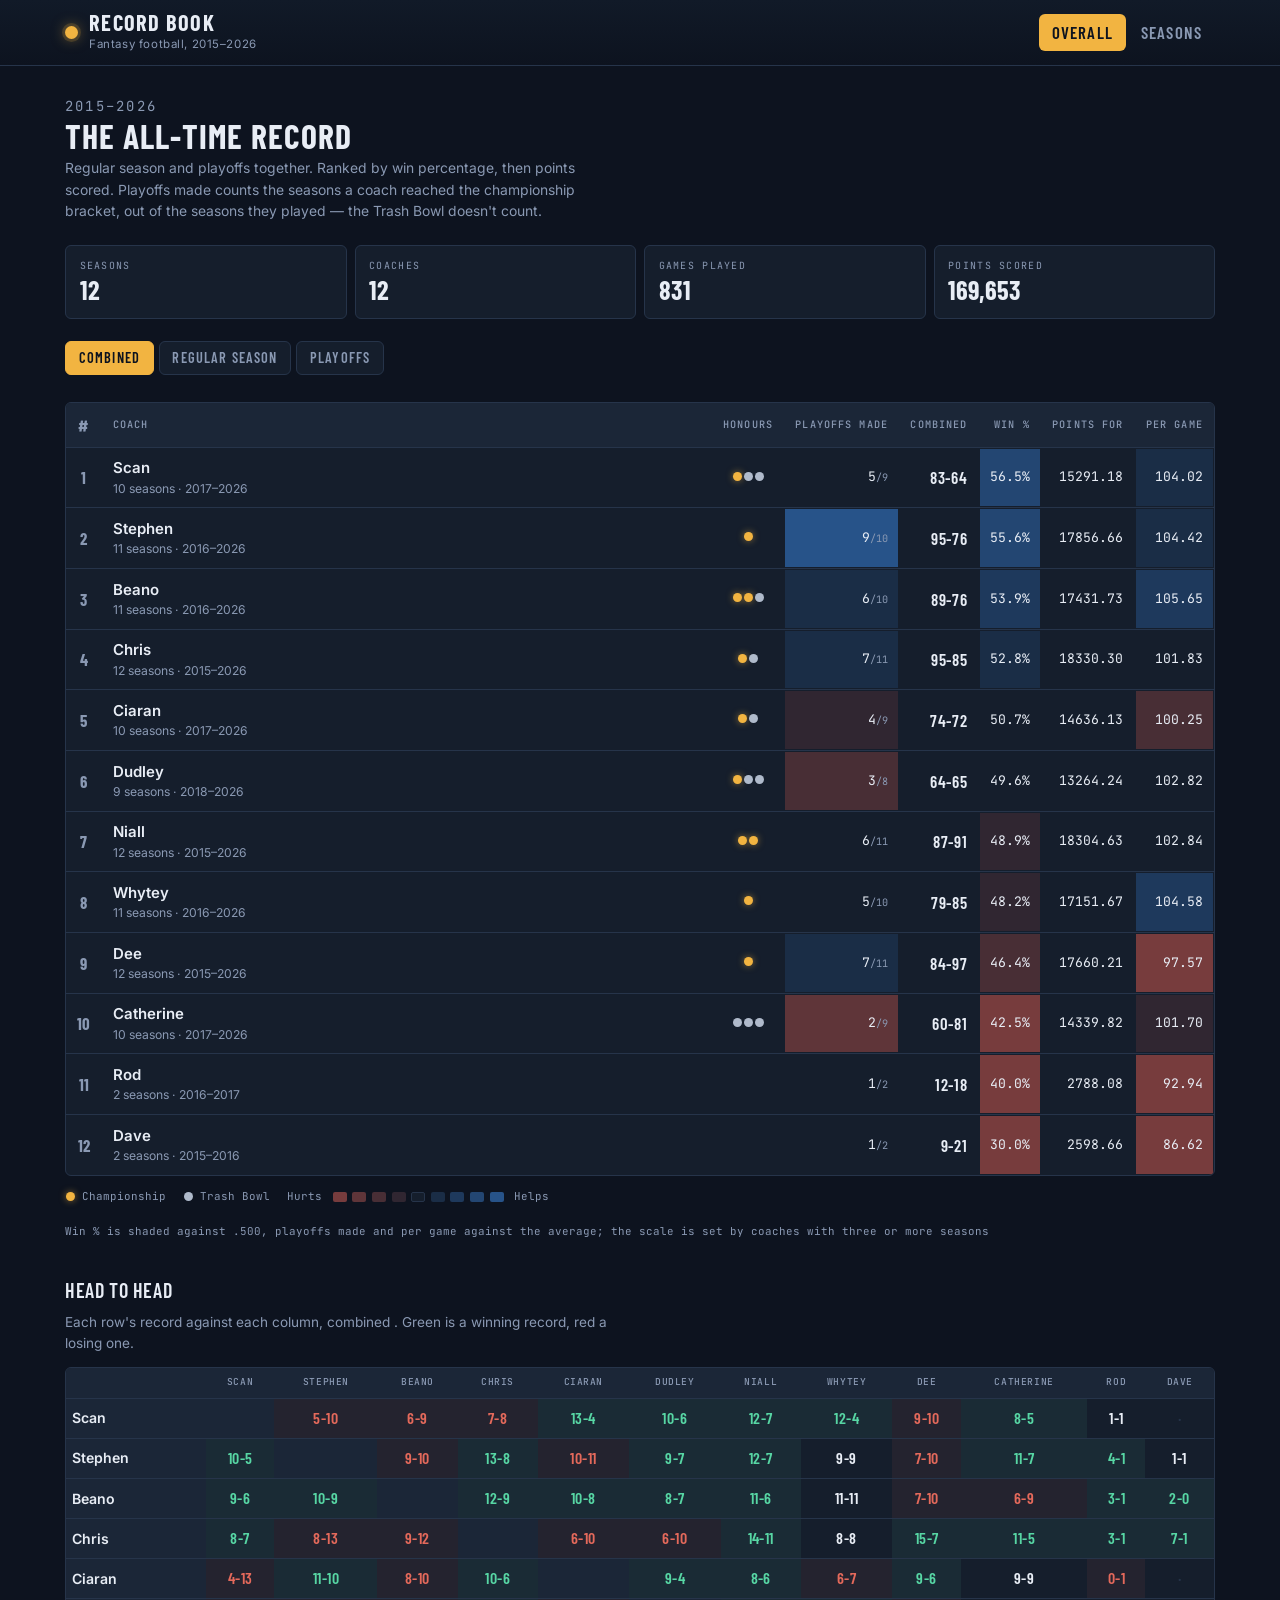
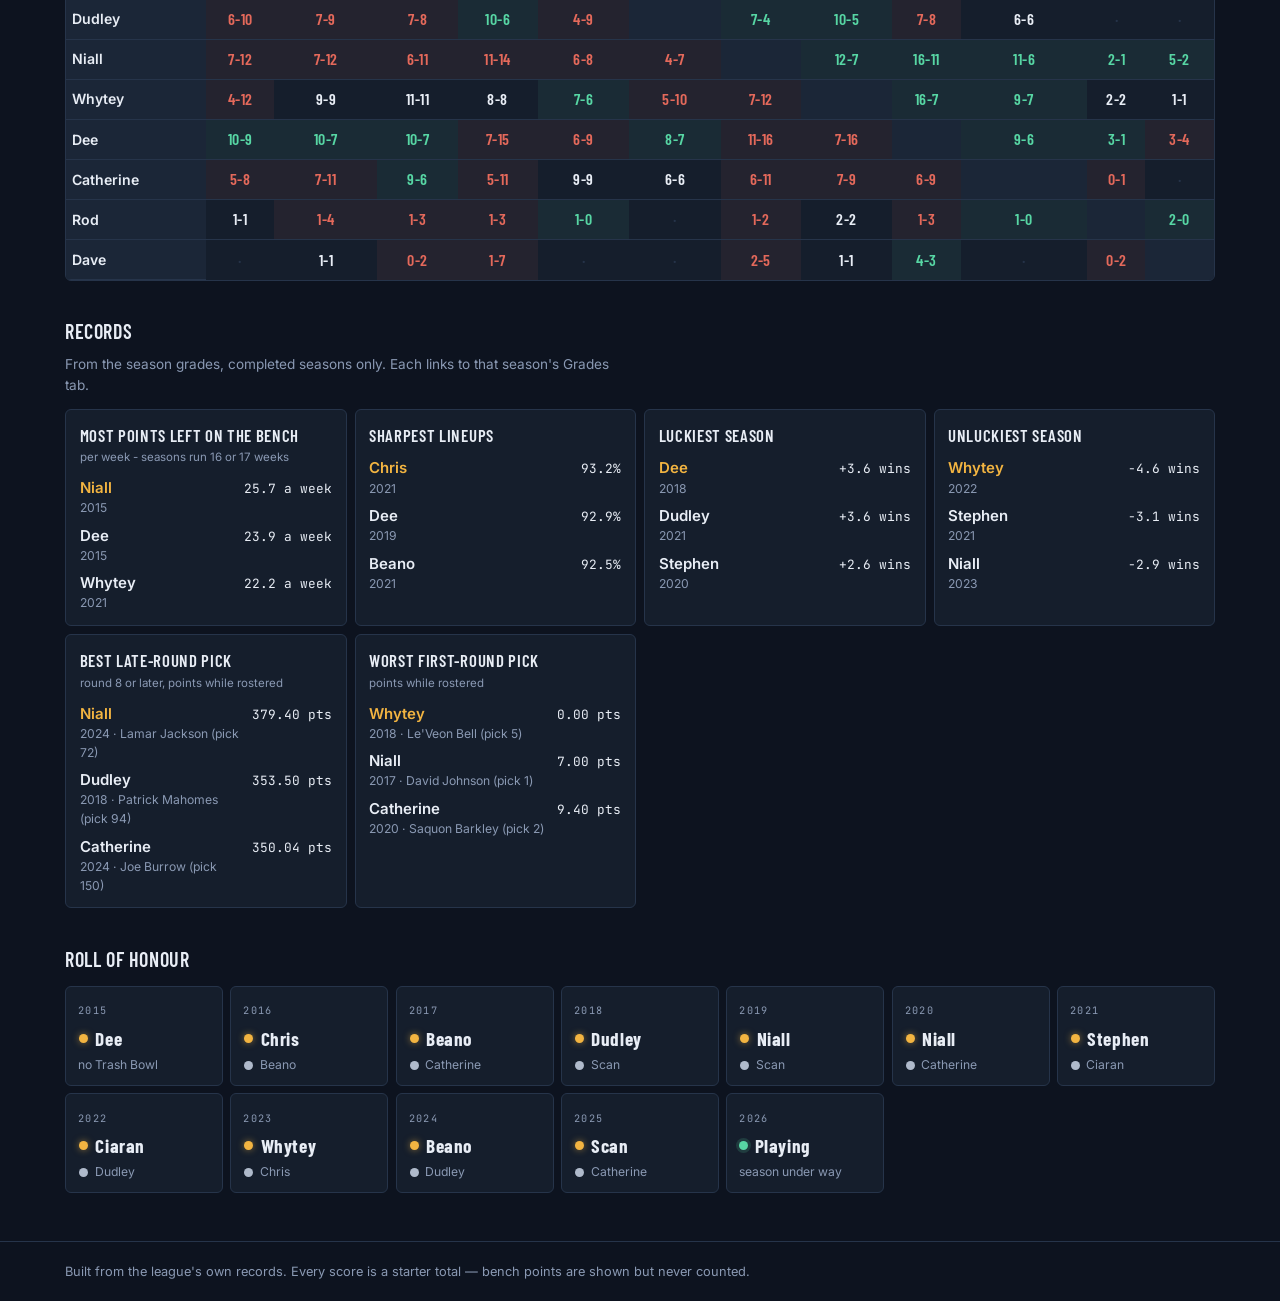
<file: docs/index.html>
<!DOCTYPE html>
<html lang="en">
<head>
<meta charset="utf-8">
<meta name="viewport" content="width=device-width, initial-scale=1">
<title>League Record Book</title>
<meta name="description" content="Ten seasons of fantasy football history: tables, playoffs, drafts, trades and box scores.">
<link rel="preconnect" href="https://fonts.googleapis.com">
<link rel="preconnect" href="https://fonts.gstatic.com" crossorigin>
<link href="https://fonts.googleapis.com/css2?family=Barlow+Condensed:wght@500;600;700&family=Inter:wght@400;500;600&family=JetBrains+Mono:wght@400;500&display=swap" rel="stylesheet">
<link rel="stylesheet" href="styles.css">
</head>
<body>

<header class="masthead">
  <div class="wrap">
    <a class="brand" href="#/">
      <span class="brand-mark" aria-hidden="true"></span>
      <span class="brand-text">
        <span class="brand-name">Record Book</span>
        <span class="brand-sub" id="brandSub">Fantasy football</span>
      </span>
    </a>
    <nav class="mainnav" id="mainnav" aria-label="Sections"></nav>
  </div>
</header>

<main id="view" class="wrap" tabindex="-1">
  <p class="loading">Loading the archive&hellip;</p>
</main>

<footer class="foot">
  <div class="wrap">
    <p>Built from the league's own records. Every score is a starter total &mdash; bench points are shown but never counted.</p>
  </div>
</footer>

<script src="app.js"></script>
</body>
</html>
</file>
<file: docs/styles.css>
:root{
  --ink:#0D131F;
  --panel:#151E2C;
  --panel-2:#1B2637;
  --line:#26344A;
  --amber:#F2B441;
  --silver:#AFBACB;
  --mint:#57D6A4;
  --text:#E8EDF5;
  --muted:#8A99B3;
  --display:"Barlow Condensed",Impact,sans-serif;
  --body:"Inter",system-ui,sans-serif;
  --mono:"JetBrains Mono",ui-monospace,monospace;
  --r:6px;
}

*{box-sizing:border-box}
html{-webkit-text-size-adjust:100%}
body{
  margin:0;background:var(--ink);color:var(--text);
  font-family:var(--body);font-size:15px;line-height:1.55;
  -webkit-font-smoothing:antialiased;
}
.wrap{width:min(1150px,100% - 2rem);margin-inline:auto}
a{color:inherit}
:focus-visible{outline:2px solid var(--amber);outline-offset:2px;border-radius:3px}
main:focus,main:focus-visible{outline:none}

/* ---------- masthead ---------- */
.masthead{
  border-bottom:1px solid var(--line);
  background:linear-gradient(180deg,#111A28,#0D131F);
  position:sticky;top:0;z-index:20;
}
.masthead .wrap{display:flex;align-items:center;gap:1.25rem;flex-wrap:wrap;padding:.7rem 0}
.brand{display:flex;align-items:center;gap:.7rem;text-decoration:none;margin-right:auto}
.brand-mark{
  width:13px;height:13px;border-radius:50%;flex:none;background:var(--amber);
  box-shadow:0 0 0 3px rgba(242,180,65,.16),0 0 14px rgba(242,180,65,.55);
}
.brand-name{
  display:block;font-family:var(--display);font-weight:700;
  font-size:1.4rem;letter-spacing:.055em;text-transform:uppercase;line-height:1;
}
.brand-sub{display:block;font-size:.72rem;color:var(--muted);letter-spacing:.05em;margin-top:.15rem}

.mainnav{display:flex;gap:.15rem;flex-wrap:wrap}
.mainnav a{
  font-family:var(--display);font-size:1.05rem;font-weight:600;letter-spacing:.07em;
  text-transform:uppercase;text-decoration:none;color:var(--muted);
  padding:.35rem .8rem;border-radius:var(--r);
}
.mainnav a:hover{color:var(--text);background:var(--panel-2)}
.mainnav a[aria-current]{color:var(--ink);background:var(--amber)}

/* ---------- generic ---------- */
main{padding:1.6rem 0 3rem;min-height:60vh}
.loading,.empty{color:var(--muted);padding:1.5rem 0}
h1,h2,h3{font-family:var(--display);letter-spacing:.03em;margin:0}
h1{font-size:2.1rem;font-weight:700;text-transform:uppercase;line-height:1.05}
h2{font-size:1.25rem;font-weight:600;text-transform:uppercase;margin-bottom:.7rem}
.eyebrow{
  font-family:var(--mono);font-size:.7rem;color:var(--amber);
  letter-spacing:.16em;text-transform:uppercase;margin-bottom:.3rem;
}
.pagehead{margin-bottom:1.4rem}
.pagehead p{color:var(--muted);margin:.3rem 0 0;font-size:.87rem;max-width:62ch}
.section{margin-top:2.2rem}
.foot{border-top:1px solid var(--line);padding:1.2rem 0;color:var(--muted);font-size:.8rem}
.foot p{margin:0}

/* ---------- pill rows (years, sub-nav, toggles) ---------- */
.pills{display:flex;gap:.3rem;overflow-x:auto;padding-bottom:.4rem;scrollbar-width:thin}
.pills a,.pills button{
  font-family:var(--display);font-size:1rem;font-weight:600;letter-spacing:.05em;
  text-decoration:none;padding:.3rem .8rem;border:1px solid var(--line);
  border-radius:var(--r);color:var(--muted);white-space:nowrap;background:var(--panel);
  cursor:pointer;text-transform:uppercase;
}
.pills a:hover,.pills button:hover{color:var(--text);border-color:var(--muted)}
.pills a[aria-current],.pills button[aria-pressed="true"]{
  background:var(--amber);color:var(--ink);border-color:var(--amber);
}
.years{margin-bottom:.6rem}
.subnav{margin-bottom:1.3rem}
.subnav a{font-size:.9rem;letter-spacing:.08em}

/* ---------- tables ---------- */
.tablecard{border:1px solid var(--line);border-radius:var(--r);overflow:hidden;background:var(--panel)}
.tscroll{overflow-x:auto}
table{border-collapse:collapse;width:100%;min-width:560px}
th,td{padding:.55rem .7rem;text-align:right;border-bottom:1px solid var(--line);white-space:nowrap}
th{
  font-family:var(--mono);font-size:.64rem;letter-spacing:.11em;text-transform:uppercase;
  color:var(--muted);font-weight:500;background:var(--panel-2);position:sticky;top:0;
}
tbody tr:last-child td{border-bottom:none}
tbody tr:hover{background:var(--panel-2)}
.col-name{text-align:left;width:99%}
td.num{font-family:var(--mono);font-size:.82rem}
.rank{
  font-family:var(--display);font-size:1.05rem;font-weight:700;color:var(--muted);
  text-align:center;width:2.6rem;
}
.coachname{font-weight:600;text-decoration:none}
.coachname:hover{color:var(--amber)}
.teamname{display:block;font-size:.76rem;color:var(--muted);font-weight:400}
.rec{font-family:var(--display);font-size:1.05rem;font-weight:600;letter-spacing:.04em}
tr.inplayoffs td.rank{color:var(--amber)}

/* trophy dots */
.dots{text-align:center;letter-spacing:.12em;font-size:.72rem;white-space:nowrap}
.dot-g,.dot-s{display:inline-block;width:9px;height:9px;border-radius:50%;margin:0 1px}
.dot-g{background:var(--amber);box-shadow:0 0 7px rgba(242,180,65,.55)}
.dot-s{background:var(--silver)}

/* ---------- stat strip ---------- */
.stats{display:grid;grid-template-columns:repeat(auto-fit,minmax(145px,1fr));gap:.5rem;margin-bottom:1.4rem}
.stat{background:var(--panel);border:1px solid var(--line);border-radius:var(--r);padding:.75rem .85rem}
.stat .k{font-family:var(--mono);font-size:.62rem;letter-spacing:.13em;text-transform:uppercase;color:var(--muted)}
.stat .v{font-family:var(--display);font-size:1.65rem;font-weight:700;line-height:1.15;margin-top:.1rem}
.stat .s{font-size:.74rem;color:var(--muted)}

/* ---------- roll of honour ---------- */
.honours{display:grid;grid-template-columns:repeat(auto-fit,minmax(150px,1fr));gap:.45rem}
.honour{
  display:block;text-decoration:none;background:var(--panel);
  border:1px solid var(--line);border-radius:var(--r);padding:.65rem .75rem;
}
.honour:hover{border-color:var(--amber)}
.honour .hy{font-family:var(--mono);font-size:.64rem;letter-spacing:.13em;color:var(--muted)}
.honour .row{display:flex;align-items:center;gap:.4rem;margin-top:.2rem}
.honour .hc{font-family:var(--display);font-size:1.2rem;font-weight:700;letter-spacing:.03em}
.honour .ht{font-size:.76rem;color:var(--muted);display:flex;align-items:center;gap:.35rem;margin-top:.15rem}

/* ---------- matchups ---------- */
.weekhead{
  display:flex;align-items:baseline;gap:.6rem;margin:1.5rem 0 .55rem;
  font-family:var(--display);font-size:1.1rem;font-weight:600;
  letter-spacing:.09em;text-transform:uppercase;
}
.tag{
  font-family:var(--mono);font-size:.58rem;letter-spacing:.13em;padding:.15rem .45rem;
  border-radius:3px;background:rgba(242,180,65,.14);color:var(--amber);text-transform:uppercase;
}
.tag.silver{background:rgba(175,186,203,.14);color:var(--silver)}
.mlist{display:grid;gap:.4rem}
.mrow{
  display:grid;grid-template-columns:1fr auto 1fr;align-items:center;gap:.6rem;
  background:var(--panel);border:1px solid var(--line);border-radius:var(--r);
  padding:.6rem .85rem;text-decoration:none;
}
.mrow:hover{border-color:var(--amber)}
.mrow.cons:hover{border-color:var(--silver)}
.side{min-width:0}
.side.r{text-align:right}
.side .nm{font-weight:600;font-size:.95rem}
.side .tm{font-size:.74rem;color:var(--muted);overflow:hidden;text-overflow:ellipsis;white-space:nowrap}
.side .sd{font-family:var(--mono);font-size:.62rem;color:var(--muted);margin-right:.3rem}
.side.r .sd{margin:0 0 0 .3rem}
.side.win .nm{color:var(--mint)}
.score{font-family:var(--display);font-size:1.35rem;font-weight:700;letter-spacing:.03em;display:flex;align-items:center;gap:.5rem}
.score .v{min-width:3.6rem;text-align:center}
.score .dash{color:var(--line)}
.score .v.win{color:var(--mint)}
.finaltag{
  display:block;text-align:center;font-family:var(--mono);font-size:.56rem;
  letter-spacing:.14em;color:var(--amber);text-transform:uppercase;margin-top:.15rem;
}
.finaltag.silver{color:var(--silver)}

/* ---------- box score ---------- */
.boxhead{
  display:grid;grid-template-columns:1fr auto 1fr;gap:1rem;align-items:center;
  background:var(--panel);border:1px solid var(--line);border-radius:var(--r);
  padding:1.1rem 1rem;margin-bottom:1.3rem;
}
.boxhead .nm{font-family:var(--display);font-size:1.5rem;font-weight:700;letter-spacing:.04em}
.boxhead .tm{font-size:.8rem;color:var(--muted)}
.boxhead .r{text-align:right}
.boxhead .total{font-family:var(--display);font-size:2.5rem;font-weight:700;line-height:1}
.boxhead .total.win{color:var(--mint)}
.vs{font-family:var(--mono);font-size:.65rem;letter-spacing:.16em;color:var(--muted);text-align:center}

.ladder{border:1px solid var(--line);border-radius:var(--r);overflow:hidden;background:var(--panel)}
.rung{display:grid;grid-template-columns:1fr 4.4rem 1fr;border-bottom:1px solid var(--line)}
.ladder .rung:last-child{border-bottom:none}
.rung.bench{background:rgba(0,0,0,.16)}
.rung.bench .p-nm,.rung.bench .p-pts{color:var(--muted);font-weight:500}
.benchmark{
  font-family:var(--mono);font-size:.62rem;letter-spacing:.18em;text-transform:uppercase;
  color:var(--muted);background:var(--panel-2);padding:.3rem .8rem;
  border-top:1px solid var(--line);border-bottom:1px solid var(--line);
}
.slotlabel{
  display:flex;align-items:center;justify-content:center;background:var(--panel-2);
  font-family:var(--mono);font-size:.65rem;letter-spacing:.1em;color:var(--muted);padding:.5rem .2rem;
}
.pl{padding:.55rem .8rem;min-width:0;display:flex;gap:.7rem;align-items:baseline}
.pl.r{flex-direction:row-reverse;text-align:right}
.pl .p-info{min-width:0;flex:1}
.p-nm{font-weight:600;font-size:.9rem;overflow:hidden;text-overflow:ellipsis;white-space:nowrap}
.p-nm .nfl{font-family:var(--mono);font-size:.66rem;color:var(--muted);margin-left:.35rem;font-weight:400}
.pl.r .p-nm .nfl{margin:0 .35rem 0 0}
.p-st{font-family:var(--mono);font-size:.68rem;color:var(--muted);margin-top:.15rem;line-height:1.4;overflow-wrap:anywhere}
.p-pts{font-family:var(--display);font-size:1.1rem;font-weight:700;min-width:2.9rem;text-align:right}
.pl.r .p-pts{text-align:left}
.p-pts.top{color:var(--amber)}
.p-none{color:var(--line);font-style:italic;font-weight:400}
.legend{display:flex;gap:1.1rem;flex-wrap:wrap;margin-top:.8rem;font-family:var(--mono);font-size:.68rem;color:var(--muted)}
.legend .k{display:inline-flex;align-items:center;gap:.35rem}

.backlink{
  display:inline-block;font-family:var(--mono);font-size:.72rem;letter-spacing:.1em;
  text-transform:uppercase;color:var(--muted);text-decoration:none;margin-bottom:1rem;
}
.backlink:hover{color:var(--amber)}

/* ---------- filters ---------- */
.filters{display:flex;gap:.8rem;flex-wrap:wrap;align-items:flex-end;margin-bottom:1rem}
.field{display:flex;flex-direction:column;gap:.25rem}
.field label{font-family:var(--mono);font-size:.63rem;letter-spacing:.13em;text-transform:uppercase;color:var(--muted)}
select{
  background:var(--panel);color:var(--text);border:1px solid var(--line);
  border-radius:var(--r);padding:.42rem .6rem;font-family:var(--body);font-size:.88rem;min-width:9.5rem;
}
.count{font-family:var(--mono);font-size:.72rem;color:var(--muted);margin-left:auto}

/* ---------- champion banner ---------- */
.champbar{
  display:flex;align-items:center;gap:1.3rem;flex-wrap:wrap;margin-bottom:1.3rem;
  background:linear-gradient(90deg,rgba(242,180,65,.15),rgba(242,180,65,0));
  border-left:3px solid var(--amber);border-radius:0 var(--r) var(--r) 0;padding:.7rem .9rem;
}
.champbar .item{display:flex;align-items:center;gap:.5rem;font-size:.92rem}
.champbar .lbl{font-family:var(--mono);font-size:.6rem;letter-spacing:.14em;text-transform:uppercase;color:var(--muted)}
.champbar .who{font-family:var(--display);font-size:1.15rem;font-weight:700;letter-spacing:.03em}

/* ---------- draft board ---------- */
.board{overflow-x:auto;border:1px solid var(--line);border-radius:var(--r);background:var(--panel)}
.board table{min-width:900px}
.board th{text-align:left}
.board td{text-align:left;vertical-align:top;padding:.45rem .55rem;border-right:1px solid var(--line)}
.board td:last-child{border-right:none}
.board .rnd{
  font-family:var(--display);font-size:1rem;font-weight:700;color:var(--muted);
  text-align:center;background:var(--panel-2);width:2.4rem;
}
.pk{font-family:var(--mono);font-size:.58rem;color:var(--muted)}
.pnm{font-size:.82rem;font-weight:500;line-height:1.25}
.ppos{font-family:var(--mono);font-size:.58rem;color:var(--muted)}
.pos-QB{border-left:2px solid #E4695B;padding-left:.4rem}
.pos-RB{border-left:2px solid #57D6A4;padding-left:.4rem}
.pos-WR{border-left:2px solid #4FA3E3;padding-left:.4rem}
.pos-TE{border-left:2px solid #F2B441;padding-left:.4rem}
.pos-K{border-left:2px solid #9B8BD6;padding-left:.4rem}
.pos-DEF{border-left:2px solid #7E8CA3;padding-left:.4rem}

/* ---------- trades ---------- */
.trades{display:grid;gap:.6rem}
.trade{background:var(--panel);border:1px solid var(--line);border-radius:var(--r);padding:.8rem .9rem}
.trade .thead{
  display:flex;align-items:baseline;gap:.6rem;flex-wrap:wrap;margin-bottom:.55rem;
  font-family:var(--mono);font-size:.64rem;letter-spacing:.1em;text-transform:uppercase;color:var(--muted);
}
.trade .pair{font-family:var(--display);font-size:1.1rem;font-weight:700;letter-spacing:.03em;color:var(--text);text-transform:none}
.tmove{display:flex;align-items:baseline;gap:.5rem;padding:.25rem 0;font-size:.88rem;border-top:1px solid var(--line)}
.tmove:first-of-type{border-top:none}
.tmove .arrow{font-family:var(--mono);font-size:.7rem;color:var(--amber)}
.tmove .who{font-family:var(--mono);font-size:.68rem;color:var(--muted);white-space:nowrap}
.tmove .pl2{font-weight:500}
.tmove .meta{font-family:var(--mono);font-size:.64rem;color:var(--muted)}

/* ---------- moves ---------- */
.movelist{border:1px solid var(--line);border-radius:var(--r);overflow:hidden;background:var(--panel)}
.mv{display:grid;grid-template-columns:3.3rem 1fr auto;gap:.6rem;align-items:center;
  padding:.4rem .75rem;border-bottom:1px solid var(--line);font-size:.86rem}
.movelist .mv:last-child{border-bottom:none}
.mv .kind{font-family:var(--mono);font-size:.6rem;letter-spacing:.1em;text-transform:uppercase;text-align:center;
  padding:.1rem .3rem;border-radius:3px}
.mv .kind.add{background:rgba(87,214,164,.15);color:var(--mint)}
.mv .kind.drop{background:rgba(228,105,91,.15);color:#E4695B}
.mv .meta{font-family:var(--mono);font-size:.64rem;color:var(--muted)}
.mv .who{font-family:var(--mono);font-size:.68rem;color:var(--muted);text-align:right}

@media (max-width:640px){
  h1{font-size:1.6rem}
  .boxhead{grid-template-columns:1fr auto;gap:.4rem .8rem;padding:.85rem}
  .boxhead .nm{font-size:1.15rem}
  .boxhead .tm{font-size:.72rem}
  .boxhead>div{display:grid;grid-template-columns:1fr auto;align-items:center;column-gap:.8rem;grid-column:1/-1}
  .boxhead>div .total{grid-row:span 2;font-size:1.7rem}
  .boxhead .r{text-align:left}
  .vs{grid-column:1/-1;text-align:left;border-top:1px solid var(--line);padding-top:.4rem}
  .vs br{display:none}
  .brand-name{font-size:1.15rem}
  .masthead .wrap{padding:.55rem 0}
  .rung{grid-template-columns:1fr 3.4rem 1fr}
  .pl{padding:.5rem .5rem;gap:.4rem}
  .p-nm{font-size:.82rem}
  .p-st{display:none}
  .p-pts{font-size:.95rem;min-width:2.3rem}
  .score{font-size:1.1rem}
  .score .v{min-width:2.9rem}
  .count{width:100%;margin-left:0}
  .mv{grid-template-columns:3rem 1fr;row-gap:.1rem}
  .mv .who{grid-column:2;text-align:left}
}

@media (prefers-reduced-motion:no-preference){
  .mrow,.honour{transition:border-color .15s ease}
  .mainnav a,.pills a,.pills button{transition:background .15s ease,color .15s ease}
}

/* playoff appearances */
.apps{font-family:var(--mono);font-size:.82rem;white-space:nowrap}
.apps .of,.stat .of{color:var(--muted);font-size:.78em}
.stat .of{font-family:var(--display)}

/* season in progress */
.champbar.live{
  background:linear-gradient(90deg,rgba(87,214,164,.14),rgba(87,214,164,0));
  border-left-color:var(--mint);
}
.pulse{
  width:9px;height:9px;border-radius:50%;background:var(--mint);flex:none;
  box-shadow:0 0 0 3px rgba(87,214,164,.16);
}
@media (prefers-reduced-motion:no-preference){
  .pulse{animation:pulse 2.4s ease-in-out infinite}
  @keyframes pulse{0%,100%{opacity:1}50%{opacity:.45}}
}

/* playoff places, standings */
tr.inplayoffs td:first-child{box-shadow:inset 3px 0 0 var(--amber)}
tr.inplayoffs{background:rgba(242,180,65,.05)}
td.muted{color:var(--muted)}
.col-name .tag{margin-left:.35rem;vertical-align:1px}
tfoot td{border-top:1px solid var(--line);background:var(--panel-2);font-weight:600}
tfoot td.col-name{font-family:var(--mono);font-size:.68rem;letter-spacing:.12em;text-transform:uppercase;color:var(--muted)}

/* score tables */
td.opp{font-size:.86rem}
td.res{font-family:var(--display);font-weight:700;font-size:1rem;text-align:center}
td.res.w{color:var(--mint)}
td.res.l{color:#E4695B}
.scorelink{text-decoration:none}
.scorelink:hover{color:var(--amber)}

/* projected bracket */
.mrow.proj:hover{border-color:var(--line)}
.byes{color:var(--muted);font-size:.85rem;margin:0 0 .6rem}
.byes strong{color:var(--text)}

/* head to head grid */
.sectnote{color:var(--muted);font-size:.85rem;margin:-.3rem 0 .8rem;max-width:62ch}
table.h2h{min-width:760px}
.h2h th,.h2h td{text-align:center;padding:.45rem .4rem}
.h2h thead th{font-size:.6rem;letter-spacing:.06em}
.h2h td{font-family:var(--display);font-size:1rem;font-weight:600;letter-spacing:.03em}
.h2h .rowhead{text-align:left;position:sticky;left:0;z-index:1;background:var(--panel-2);
  font-family:var(--body);font-size:.88rem;letter-spacing:0;text-transform:none;color:var(--text)}
.h2h td.up{color:var(--mint);background:rgba(87,214,164,.07)}
.h2h td.down{color:#E4695B;background:rgba(228,105,91,.07)}
.h2h td.even{color:var(--text)}
.h2h td.none{color:var(--line)}
.h2h td.self{background:var(--panel-2)}
.h2h tbody tr:hover td:not(.self){box-shadow:inset 0 0 0 999px rgba(255,255,255,.02)}

/* power rankings heat map: diverging blue (helps) / red (hurts), surface at
   the midpoint. Tints of #3987e5 and #d95a4e over the panel; text stays in
   ink and clears 6.6:1 on the darkest step. */
td.heat-up1,.heatkey .heat-up1{background:#1a2d46}
td.heat-up2,.heatkey .heat-up2{background:#1e395c}
td.heat-up3,.heatkey .heat-up3{background:#234672}
td.heat-up4,.heatkey .heat-up4{background:#275389}
td.heat-down1,.heatkey .heat-down1{background:#302631}
td.heat-down2,.heatkey .heat-down2{background:#482e35}
td.heat-down3,.heatkey .heat-down3{background:#5f3539}
td.heat-down4,.heatkey .heat-down4{background:#773c3d}
td[class*="heat-"]{box-shadow:inset 0 0 0 1px var(--panel)}
.heatkey{gap:.2rem}
.heatkey span{display:inline-block;width:14px;height:10px;border-radius:2px}
.heatkey .mid{background:var(--panel);border:1px solid var(--line)}
.heatkey .heat-down4{margin-left:.3rem}
.heatkey .heat-up4{margin-right:.3rem}

/* grades */
.subhead{font-size:1rem;margin:1.2rem 0 .5rem;color:var(--muted)}
.split{display:grid;grid-template-columns:repeat(auto-fit,minmax(min(100%,420px),1fr));gap:1rem}
.split table{min-width:0}
td .of{color:var(--muted);font-size:.78em}
.pl2{font-weight:500}

/* records */
.awards{display:grid;grid-template-columns:repeat(auto-fit,minmax(min(100%,260px),1fr));gap:.5rem}
.award{background:var(--panel);border:1px solid var(--line);border-radius:var(--r);padding:.75rem .85rem}
.award h3{font-size:1.05rem;font-weight:600;text-transform:uppercase;letter-spacing:.04em}
.award .anote{margin:.1rem 0 0;font-size:.72rem;color:var(--muted)}
.award ol{list-style:none;margin:.55rem 0 0;padding:0;display:grid;gap:.35rem}
.award li{display:flex;justify-content:space-between;align-items:baseline;gap:.6rem}
.award li:first-child .coachname{color:var(--amber)}
.award .who{min-width:0}
.award .val{font-family:var(--mono);font-size:.8rem;white-space:nowrap}

/* sortable headings */
.sorthead{all:unset;cursor:pointer;display:inline-flex;align-items:center;gap:.3rem;
  font:inherit;letter-spacing:inherit;text-transform:inherit;color:inherit}
.sorthead:hover{color:var(--text)}
.sorthead:focus-visible{outline:2px solid var(--amber);outline-offset:2px;border-radius:2px}
.sorthead::after{content:"";width:0;height:0;border:4px solid transparent;opacity:.35;
  border-top-color:currentColor;margin-top:4px}
th[aria-sort] .sorthead{color:var(--amber)}
th[aria-sort] .sorthead::after{opacity:1}
th[aria-sort="ascending"] .sorthead::after{border-top-color:transparent;
  border-bottom-color:currentColor;margin-top:-4px}

/* finishing odds */
table.odds th,table.odds td{padding-left:.45rem;padding-right:.45rem}
table.odds th.inbracket .sorthead{color:var(--amber)}
table.odds th.inbracket[aria-sort] .sorthead{color:var(--text)}
</file>
